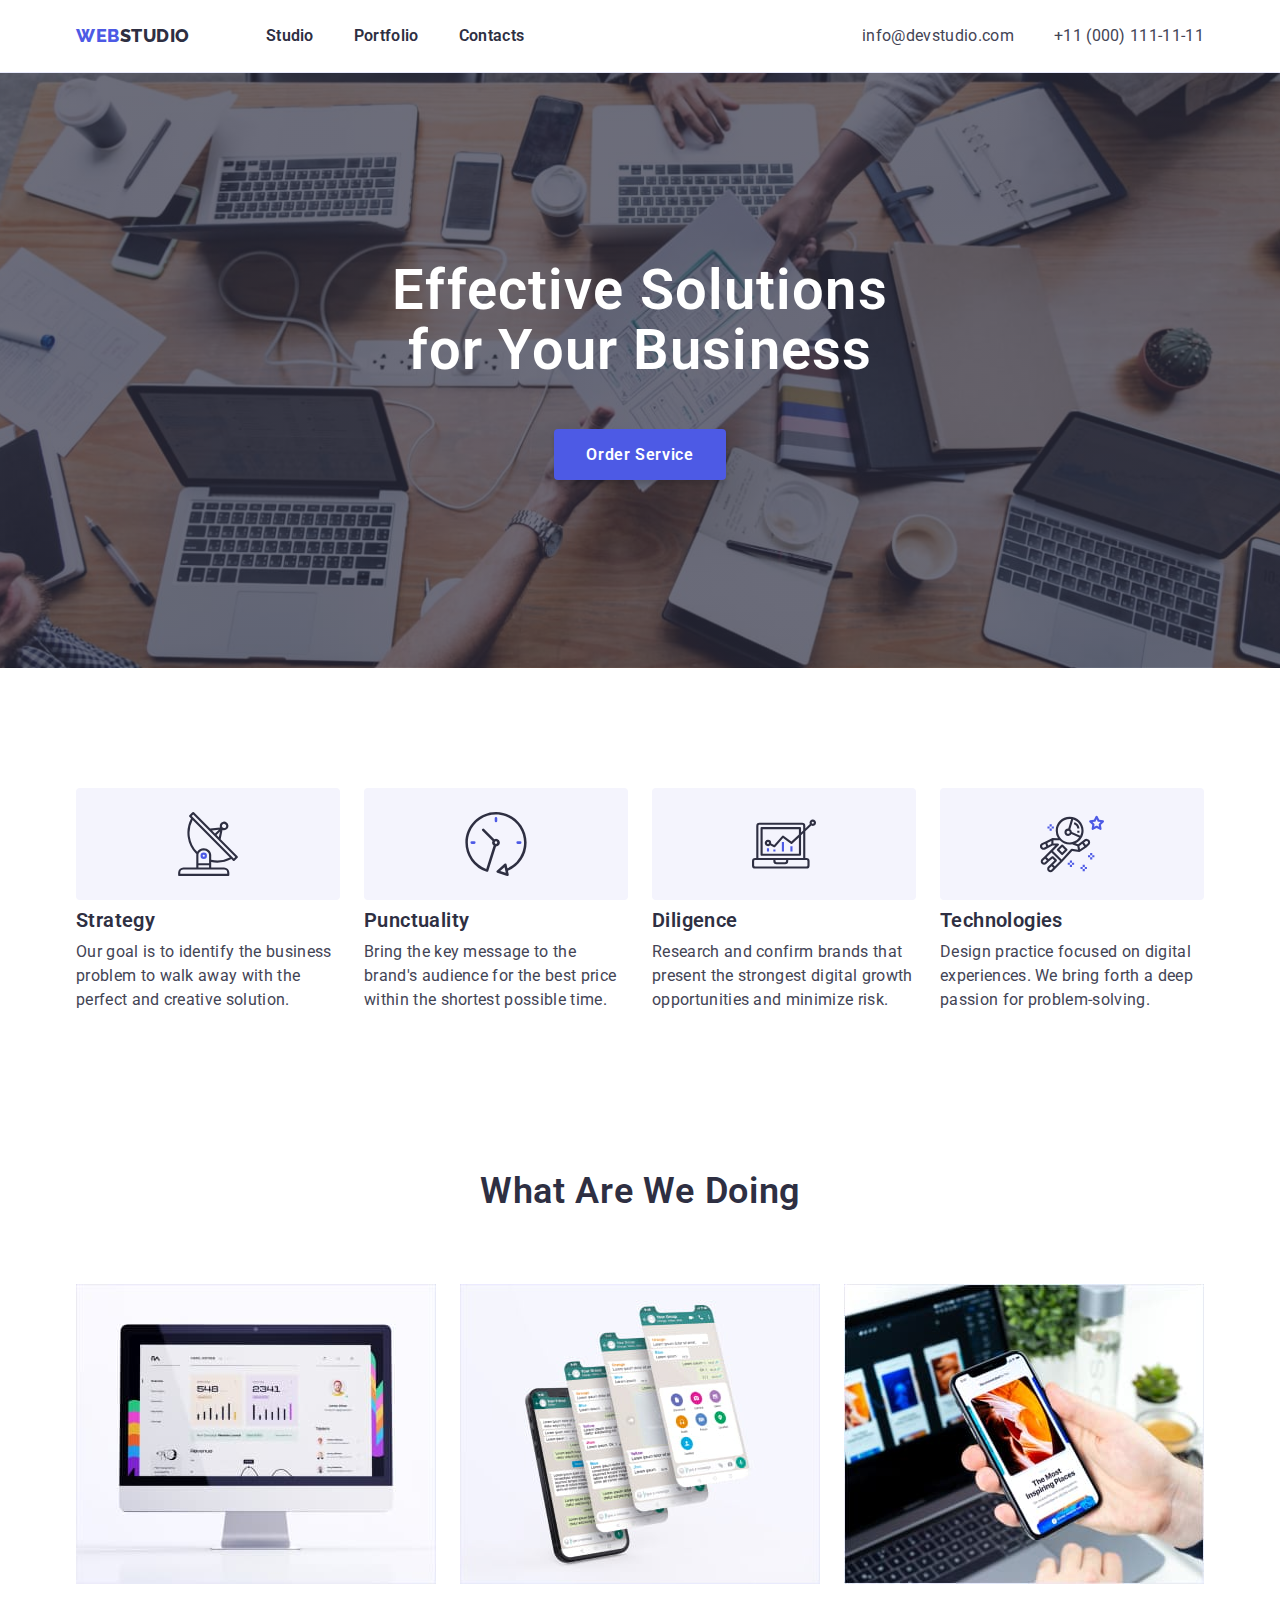
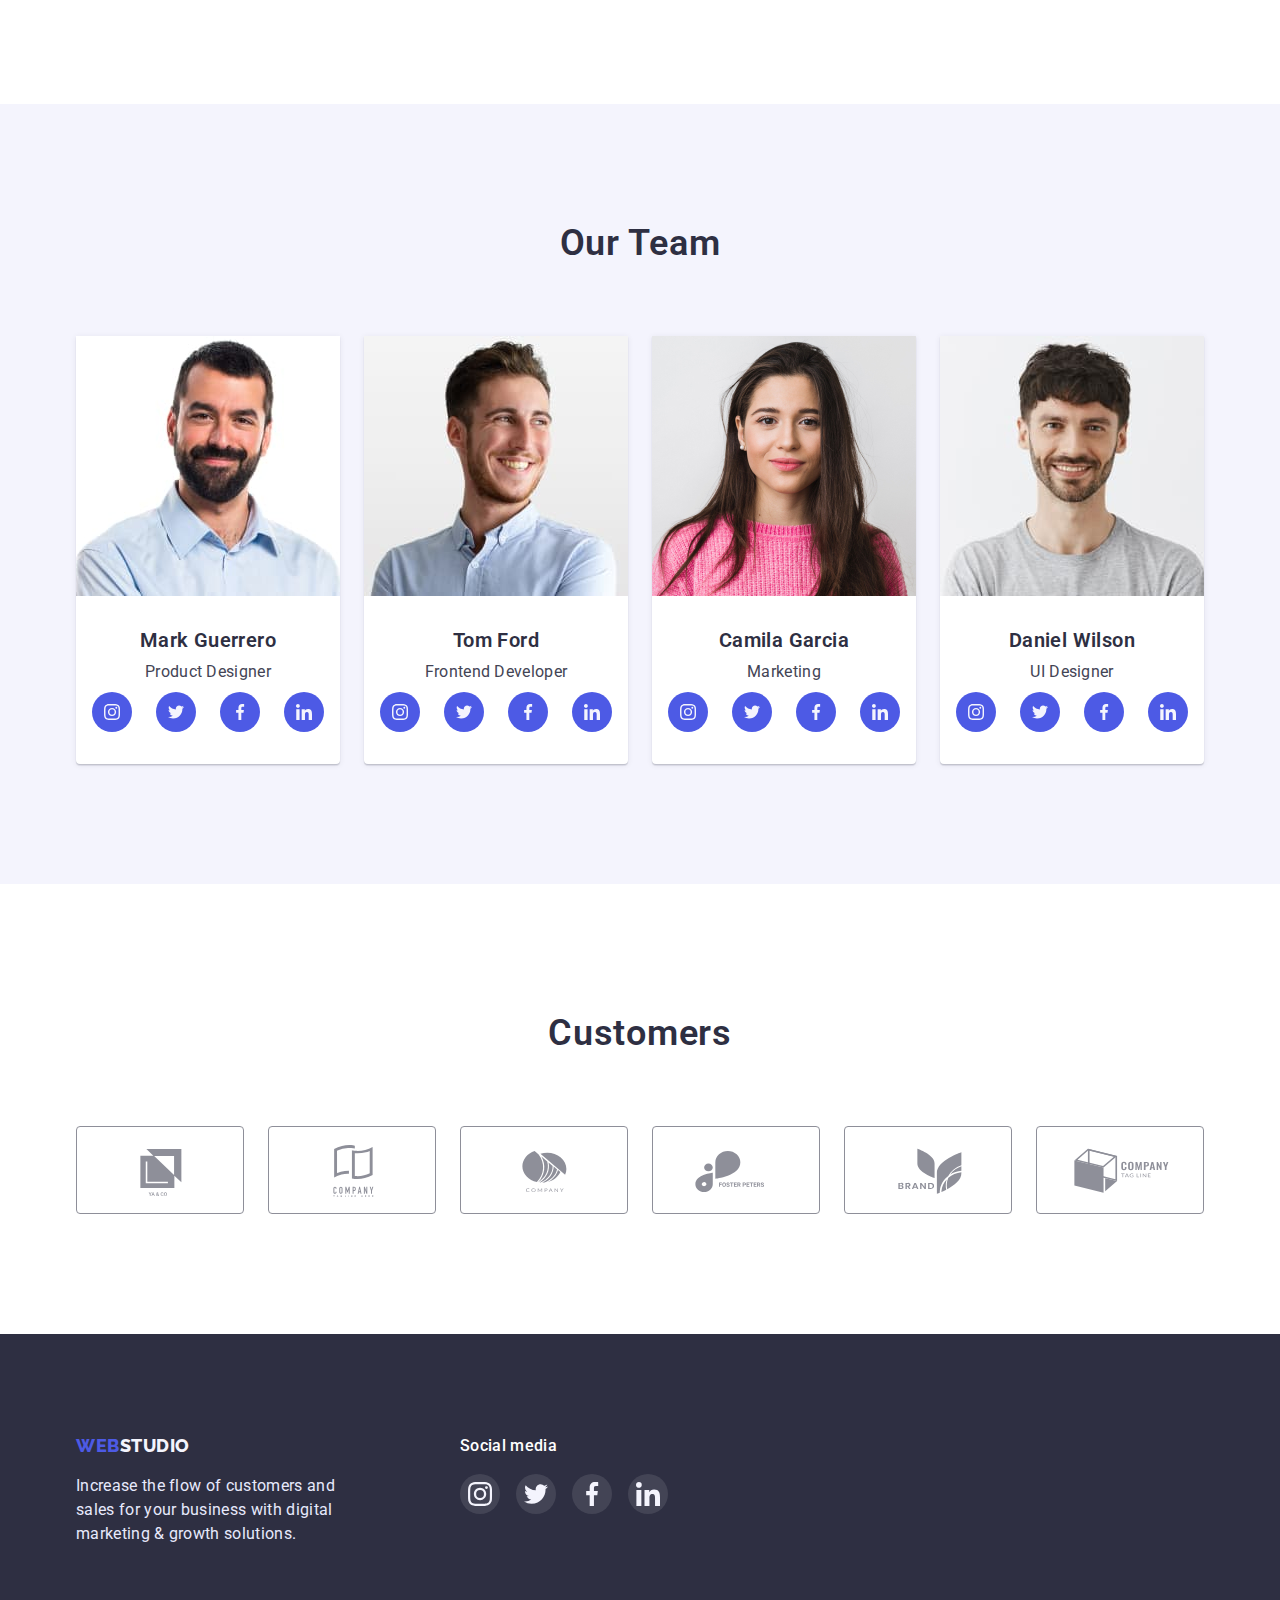
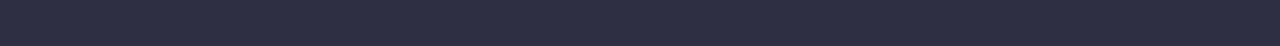
<file: index.html>
<!DOCTYPE html>
<html lang="en">
  <head>
    <meta charset="UTF-8" />
    <meta http-equiv="X-UA-Compatible" content="IE=edge" />
    <meta name="viewport" content="width=device-width, initial-scale=1.0" />
    <title>WebStudio</title>
    <link rel="preconnect" href="https://fonts.googleapis.com" />
    <link rel="preconnect" href="https://fonts.gstatic.com" crossorigin />
    <link
      href="https://fonts.googleapis.com/css2?family=Raleway:wght@800&family=Roboto:wght@400;500;700;900&display=swap"
      rel="stylesheet"
    />
    <link
      rel="stylesheet"
      href="https://cdnjs.cloudflare.com/ajax/libs/modern-normalize/1.1.0/modern-normalize.min.css"
    />
    <link rel="stylesheet" href="./css/styles.css" />
  </head>
  <body>
    <!--Header-->
    <header class="header">
      <div class="container nav-flex">
        <nav class="header-navigation">
          <a class="logo link" href="./index.html"
            ><span class="logo-accent">WEB</span>STUDIO</a
          >
          <ul class="header-list list">
            <li class="header-item">
              <a class="header-link link" href="./index.html">Studio</a>
            </li>
            <li class="header-item">
              <a class="header-link link" href="./portfolio.html">Portfolio</a>
            </li>
            <li class="header-item">
              <a class="header-link link" href="">Contacts</a>
            </li>
          </ul>
        </nav>
        <ul class="header-contacts-list list">
          <li class="contacts-item">
            <a class="contacts-link link" href="mailto:info@devstudio.com"
              >info@devstudio.com</a
            >
          </li>
          <li class="contacts-item">
            <a class="contacts-link link" href="tel:+110001111111"
              >+11 (000) 111-11-11</a
            >
          </li>
        </ul>
      </div>
    </header>

    <!--Main-->
    <main>
      <!--Hero-->
      <section class="hero hero-section">
        <div class="container">
          <div class="">
            <h1 class="hero-title">
              Effective Solutions<br />for Your Business
            </h1>
            <button class="hero-btn btn" type="button">Order Service</button>
          </div>
        </div>
      </section>

      <!--Section 1 BENEFITS-->
      <section class="benefits section">
        <div class="container">
          <ul class="benefits-list-icon list">
            <li class="benefits-item-icon">
              <svg class="benefits-icon" width="64" height="64">
                <use href="./images/icons.svg#icon-antenna"></use>
              </svg>
            </li>
            <li class="benefits-item-icon">
              <svg class="benefits-icon" width="64" height="64">
                <use href="./images/icons.svg#icon-clock"></use>
              </svg>
            </li>
            <li class="benefits-item-icon">
              <svg class="benefits-icon" width="64" height="64">
                <use href="./images/icons.svg#icon-diagram"></use>
              </svg>
            </li>
            <li class="benefits-item-icon">
              <svg class="benefits-icon" width="64" height="64">
                <use href="./images/icons.svg#icon-astronaut"></use>
              </svg>
            </li>
          </ul>
          <ul class="benefits-list list">
            <li class="benefits-item">
              <h3 class="benefits-heading">Strategy</h3>
              <p class="benefits-text">
                Our goal is to identify the business problem to walk away with
                the perfect and creative solution.
              </p>
            </li>
            <li class="benefits-item">
              <h3 class="benefits-heading">Punctuality</h3>
              <p class="benefits-text">
                Bring the key message to the brand's audience for the best price
                within the shortest possible time.
              </p>
            </li>
            <li class="benefits-item">
              <h3 class="benefits-heading">Diligence</h3>
              <p class="benefits-text">
                Research and confirm brands that present the strongest digital
                growth opportunities and minimize risk.
              </p>
            </li>
            <li class="benefits-item">
              <h3 class="benefits-heading">Technologies</h3>
              <p class="benefits-text">
                Design practice focused on digital experiences. We bring forth a
                deep passion for problem-solving.
              </p>
            </li>
          </ul>
        </div>
      </section>

      <!--Section 2 - JOB-->
      <section class="job section">
        <div class="container">
          <h2 class="job-title">What are we doing</h2>
          <ul class="job-list list">
            <li class="job-item">
              <img
                src="./images/laptop.jpg"
                alt="laptop"
                width="360"
                height="300"
              />
            </li>
            <li class="job-item">
              <img
                src="./images/smartphones.jpg"
                alt="smartphone"
                width="360"
                height="300"
              />
            </li>
            <li class="job-item">
              <img
                src="./images/laptopandphone.jpg"
                alt="laptop and smartphone"
                width="360"
                height="300"
              />
            </li>
          </ul>
        </div>
      </section>

      <!--Section 3 - TEAM-->
      <section class="team section">
        <div class="container">
          <h2 class="team-title">Our Team</h2>
          <ul class="team-list list">
            <li class="team-item">
              <img
                src="./images/mark-guerrero.jpg"
                alt="Team member Mark Guerrero"
                width="264"
                height="260"
              />
              <div class="team-members">
                <h3 class="team-item-title">Mark Guerrero</h3>
                <p class="team-text">Product Designer</p>
                <ul class="soc-list list">
                  <li class="soc-item">
                    <a class="soc-link link" href=""
                      ><svg class="team-soc-icon" width="16" height="16">
                        <use
                          href="./images/icons.svg#icon-instagram"
                        ></use></svg
                    ></a>
                  </li>
                  <li class="soc-item">
                    <a class="soc-link link" href=""
                      ><svg class="team-soc-icon" width="16" height="16">
                        <use href="./images/icons.svg#icon-twitter"></use></svg
                    ></a>
                  </li>
                  <li class="soc-item">
                    <a class="soc-link link" href=""
                      ><svg class="team-soc-icon" width="16" height="16">
                        <use href="./images/icons.svg#icon-facebook"></use></svg
                    ></a>
                  </li>
                  <li class="soc-item">
                    <a class="soc-link link" href=""
                      ><svg class="team-soc-icon" width="16" height="16">
                        <use href="./images/icons.svg#icon-linkedin"></use></svg
                    ></a>
                  </li>
                </ul>
              </div>
            </li>
            <li class="team-item">
              <img
                src="./images/tom-ford.jpg"
                alt="Team member Tom Ford"
                width="264"
                height="260"
              />
              <div class="team-members">
                <h3 class="team-item-title">Tom Ford</h3>
                <p class="team-text">Frontend Developer</p>
                <ul class="soc-list list">
                  <li class="soc-item">
                    <a class="soc-link link" href=""
                      ><svg class="team-soc-icon" width="16" height="16">
                        <use
                          href="./images/icons.svg#icon-instagram"
                        ></use></svg
                    ></a>
                  </li>
                  <li class="soc-item">
                    <a class="soc-link link" href=""
                      ><svg class="team-soc-icon" width="16" height="16">
                        <use href="./images/icons.svg#icon-twitter"></use></svg
                    ></a>
                  </li>
                  <li class="soc-item">
                    <a class="soc-link link" href=""
                      ><svg class="team-soc-icon" width="16" height="16">
                        <use href="./images/icons.svg#icon-facebook"></use></svg
                    ></a>
                  </li>
                  <li class="soc-item">
                    <a class="soc-link link" href=""
                      ><svg class="team-soc-icon" width="16" height="16">
                        <use href="./images/icons.svg#icon-linkedin"></use></svg
                    ></a>
                  </li>
                </ul>
              </div>
            </li>
            <li class="team-item">
              <img
                src="./images/camila-garcia.jpg"
                alt="Team member Camila Garcia"
                width="264"
                height="260"
              />
              <div class="team-members">
                <h3 class="team-item-title">Camila Garcia</h3>
                <p class="team-text">Marketing</p>
                <ul class="soc-list list">
                  <li class="soc-item">
                    <a class="soc-link link" href=""
                      ><svg class="team-soc-icon" width="16" height="16">
                        <use
                          href="./images/icons.svg#icon-instagram"
                        ></use></svg
                    ></a>
                  </li>
                  <li class="soc-item">
                    <a class="soc-link link" href=""
                      ><svg class="team-soc-icon" width="16" height="16">
                        <use href="./images/icons.svg#icon-twitter"></use></svg
                    ></a>
                  </li>
                  <li class="soc-item">
                    <a class="soc-link link" href=""
                      ><svg class="team-soc-icon" width="16" height="16">
                        <use href="./images/icons.svg#icon-facebook"></use></svg
                    ></a>
                  </li>
                  <li class="soc-item">
                    <a class="soc-link link" href=""
                      ><svg class="team-soc-icon" width="16" height="16">
                        <use href="./images/icons.svg#icon-linkedin"></use></svg
                    ></a>
                  </li>
                </ul>
              </div>
            </li>
            <li class="team-item">
              <img
                src="./images/daniel-wilson.jpg"
                alt="Team member Daniel Wilson"
                width="264"
                height="260"
              />
              <div class="team-members">
                <h3 class="team-item-title">Daniel Wilson</h3>
                <p class="team-text">UI Designer</p>
                <ul class="soc-list list">
                  <li class="soc-item">
                    <a class="soc-link link" href=""
                      ><svg class="team-soc-icon" width="16" height="16">
                        <use
                          href="./images/icons.svg#icon-instagram"
                        ></use></svg
                    ></a>
                  </li>
                  <li class="soc-item">
                    <a class="soc-link link" href=""
                      ><svg class="team-soc-icon" width="16" height="16">
                        <use href="./images/icons.svg#icon-twitter"></use></svg
                    ></a>
                  </li>
                  <li class="soc-item">
                    <a class="soc-link link" href=""
                      ><svg class="team-soc-icon" width="16" height="16">
                        <use href="./images/icons.svg#icon-facebook"></use></svg
                    ></a>
                  </li>
                  <li class="soc-item">
                    <a class="soc-link link" href=""
                      ><svg class="team-soc-icon" width="16" height="16">
                        <use href="./images/icons.svg#icon-linkedin"></use></svg
                    ></a>
                  </li>
                </ul>
              </div>
            </li>
          </ul>
        </div>
      </section>

      <!-- Section 4 - CUSTOMERS -->
      <section class="customers section">
        <div class="container">
          <h2 class="customers-title">Customers</h2>
          <ul class="customers-list list">
            <li class="customer-item">
              <a class="customer-link link" href="">
                <svg class="customer-icon" width="104" height="56">
                  <use href="./images/icons.svg#icon-Logo1"></use>
                </svg>
              </a>
            </li>
            <li class="customer-item">
              <a class="customer-link link" href=""
                ><svg class="customer-icon" width="104" height="56">
                  <use href="./images/icons.svg#icon-Logo2"></use></svg
              ></a>
            </li>
            <li class="customer-item">
              <a class="customer-link link" href=""
                ><svg class="customer-icon" width="104" height="56">
                  <use href="./images/icons.svg#icon-Logo3"></use></svg
              ></a>
            </li>
            <li class="customer-item">
              <a class="customer-link link" href=""
                ><svg class="customer-icon" width="104" height="56">
                  <use href="./images/icons.svg#icon-Logo4"></use></svg
              ></a>
            </li>
            <li class="customer-item">
              <a class="customer-link link" href=""
                ><svg class="customer-icon" width="104" height="56">
                  <use href="./images/icons.svg#icon-Logo5"></use></svg
              ></a>
            </li>
            <li class="customer-item">
              <a class="customer-link link" href=""
                ><svg class="customer-icon" width="104" height="56">
                  <use href="./images/icons.svg#icon-Logo6"></use></svg
              ></a>
            </li>
          </ul>
        </div>
      </section>
    </main>

    <!--Footer-->
    <footer class="footer">
      <div class="container footer-flex">
        <div>
          <a class="footer-logo link" href="./index.html"
            ><span class="logo-accent">WEB</span>STUDIO</a
          >
          <p class="footer-text">
            Increase the flow of customers and sales for your business with
            digital marketing & growth solutions.
          </p>
        </div>
        <div>
          <p class="footer-text-soc">Social media</p>
          <ul class="footer-list list">
            <li class="footer-item">
              <a class="footer-link link" href=""
                ><svg class="footer-soc-icon" witdh="24" height="24">
                  <use href="./images/icons.svg#icon-instagram"></use></svg
              ></a>
            </li>
            <li class="footer-item">
              <a class="footer-link link" href=""
                ><svg class="footer-soc-icon" witdh="24" height="24">
                  <use href="./images/icons.svg#icon-twitter"></use></svg
              ></a>
            </li>
            <li class="footer-item">
              <a class="footer-link link" href=""
                ><svg class="footer-soc-icon" witdh="24" height="24">
                  <use href="./images/icons.svg#icon-facebook"></use></svg
              ></a>
            </li>
            <li class="footer-item">
              <a class="footer-link link" href=""
                ><svg class="footer-soc-icon" witdh="24" height="24">
                  <use href="./images/icons.svg#icon-linkedin"></use></svg
              ></a>
            </li>
          </ul>
        </div>
      </div>
    </footer>
  </body>
</html>
</file>
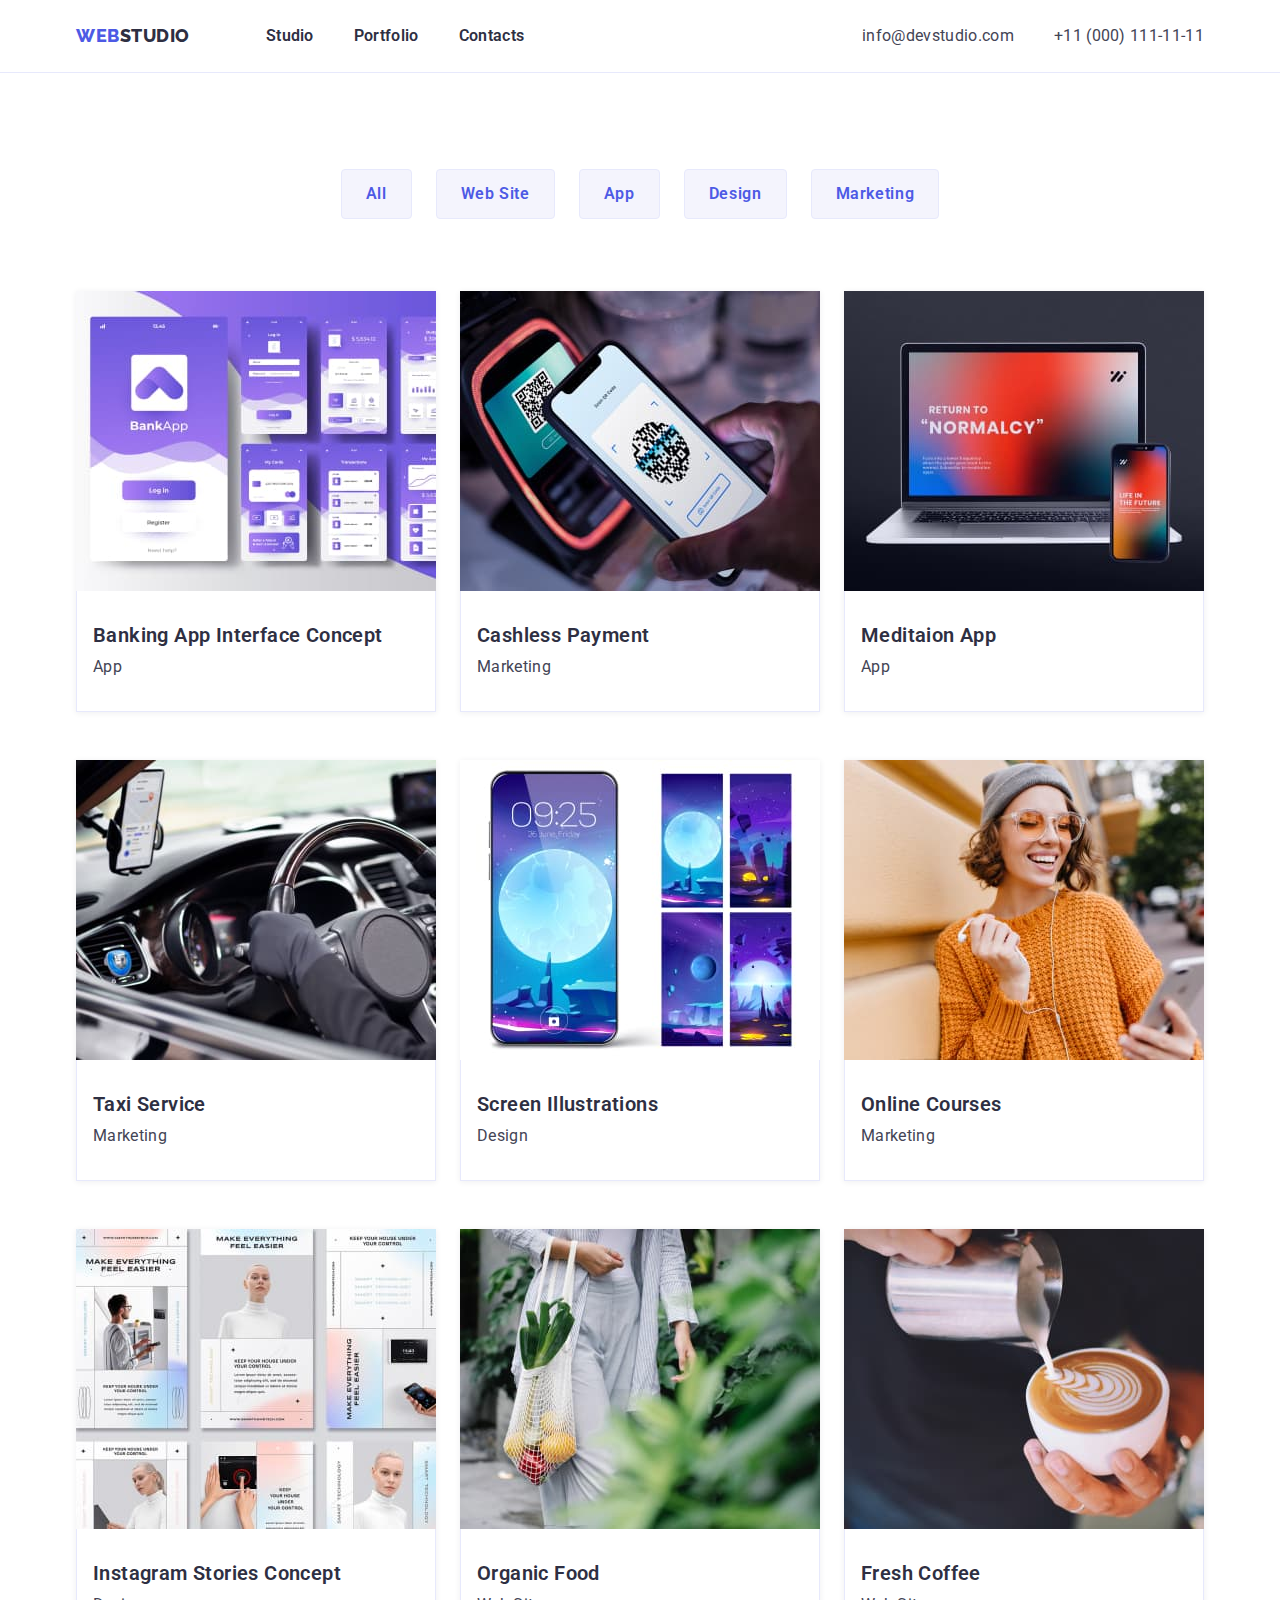
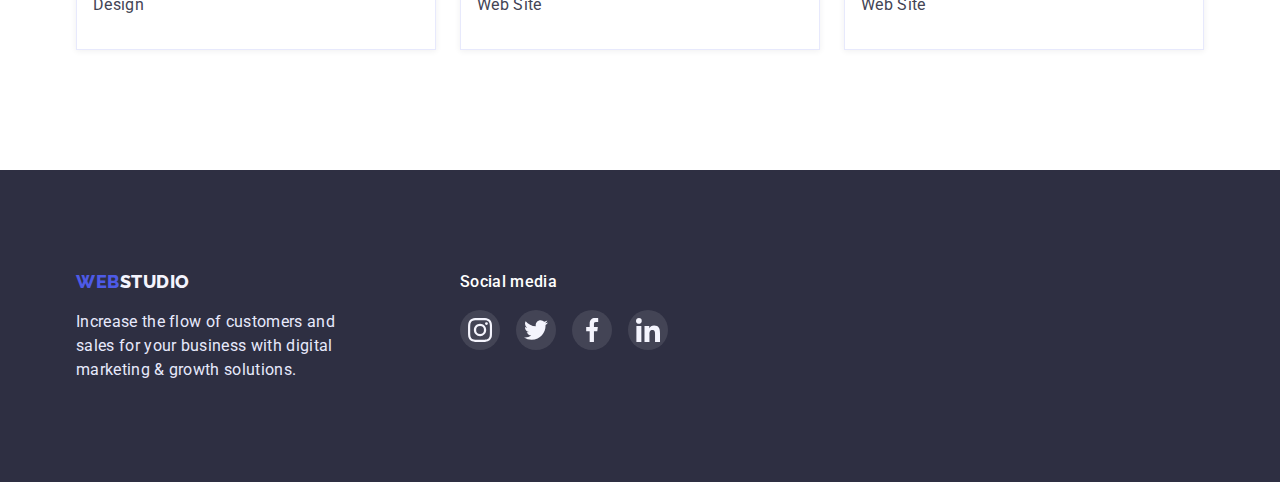
<file: portfolio.html>
<!DOCTYPE html>
<html lang="en">
  <head>
    <meta charset="UTF-8" />
    <meta http-equiv="X-UA-Compatible" content="IE=edge" />
    <meta name="viewport" content="width=device-width, initial-scale=1.0" />
    <title>Portfolio</title>
    <link rel="preconnect" href="https://fonts.googleapis.com" />
    <link rel="preconnect" href="https://fonts.gstatic.com" crossorigin />
    <link
      href="https://fonts.googleapis.com/css2?family=Raleway:wght@800&family=Roboto:wght@400;500;700;900&display=swap"
      rel="stylesheet"
    />
    <link
      rel="stylesheet"
      href="https://cdnjs.cloudflare.com/ajax/libs/modern-normalize/1.1.0/modern-normalize.min.css"
    />
    <link rel="stylesheet" href="./css/styles.css" />
  </head>
  <body>
    <!--Header-->
    <header class="header">
      <div class="container nav-flex">
        <nav class="header-navigation">
          <a class="logo link" href="./index.html"
            ><span class="logo-accent">WEB</span>STUDIO</a
          >
          <ul class="header-list list">
            <li class="header-item">
              <a class="header-link link" href="./index.html">Studio</a>
            </li>
            <li class="header-item">
              <a class="header-link link" href="./portfolio.html">Portfolio</a>
            </li>
            <li class="header-item">
              <a class="header-link link" href="">Contacts</a>
            </li>
          </ul>
        </nav>
        <ul class="header-contacts-list list">
          <li class="contacts-item">
            <a class="contacts-link link" href="mailto:info@devstudio.com"
              >info@devstudio.com</a
            >
          </li>
          <li class="contacts-item">
            <a class="contacts-link link" href="tel:+110001111111"
              >+11 (000) 111-11-11</a
            >
          </li>
        </ul>
      </div>
    </header>

    <!--Main-->
    <main>
      <section class="portfolio">
        <!--Filter buttons-->
        <div class="container">
          <ul class="portfolio-btn list">
            <li class="btn-item">
              <button class="portfolio-btn-item btn" type="button">All</button>
            </li>
            <li class="btn-item">
              <button class="portfolio-btn-item btn" type="button">
                Web Site
              </button>
            </li>
            <li class="btn-item">
              <button class="portfolio-btn-item btn" type="button">App</button>
            </li>
            <li class="btn-item">
              <button class="portfolio-btn-item btn" type="button">
                Design
              </button>
            </li>
            <li class="btn-item">
              <button class="portfolio-btn-item btn" type="button">
                Marketing
              </button>
            </li>
          </ul>

          <!--Projects-->
          <ul class="portfolio-list list">
            <li class="portfolio-item">
              <img
                src="./images/project-img-1.jpg"
                alt="project images"
                width="360"
                height="300"
              />
              <div class="portfolio-names">
                <h3 class="portfolio-title">Banking App Interface Concept</h3>
                <p class="portfolio-text">App</p>
              </div>
            </li>
            <li class="portfolio-item">
              <img
                src="./images/project-img-2.jpg"
                alt="project images"
                width="360"
                height="300"
              />
              <div class="portfolio-names">
                <h3 class="portfolio-title">Cashless Payment</h3>
                <p class="portfolio-text">Marketing</p>
              </div>
            </li>
            <li class="portfolio-item">
              <img
                src="./images/project-img-3.jpg"
                alt="project images"
                width="360"
                height="300"
              />
              <div class="portfolio-names">
                <h3 class="portfolio-title">Meditaion App</h3>
                <p class="portfolio-text">App</p>
              </div>
            </li>
            <li class="portfolio-item">
              <img
                src="./images/project-img-4.jpg"
                alt="project images"
                width="360"
                height="300"
              />
              <div class="portfolio-names">
                <h3 class="portfolio-title">Taxi Service</h3>
                <p class="portfolio-text">Marketing</p>
              </div>
            </li>
            <li class="portfolio-item">
              <img
                src="./images/project-img-5.jpg"
                alt="project images"
                width="360"
                height="300"
              />
              <div class="portfolio-names">
                <h3 class="portfolio-title">Screen Illustrations</h3>
                <p class="portfolio-text">Design</p>
              </div>
            </li>
            <li class="portfolio-item">
              <img
                src="./images/project-img-6.jpg"
                alt="project images"
                width="360"
                height="300"
              />
              <div class="portfolio-names">
                <h3 class="portfolio-title">Online Courses</h3>
                <p class="portfolio-text">Marketing</p>
              </div>
            </li>
            <li class="portfolio-item">
              <img
                src="./images/project-img-7.jpg"
                alt="project images"
                width="360"
                height="300"
              />
              <div class="portfolio-names">
                <h3 class="portfolio-title">Instagram Stories Concept</h3>
                <p class="portfolio-text">Design</p>
              </div>
            </li>
            <li class="portfolio-item">
              <img
                src="./images/project-img-8.jpg"
                alt="project images"
                width="360"
                height="300"
              />
              <div class="portfolio-names">
                <h3 class="portfolio-title">Organic Food</h3>
                <p class="portfolio-text">Web Site</p>
              </div>
            </li>
            <li class="portfolio-item">
              <img
                src="./images/project-img-9.jpg"
                alt="project images"
                width="360"
                height="300"
              />
              <div class="portfolio-names">
                <h3 class="portfolio-title">Fresh Coffee</h3>
                <p class="portfolio-text">Web Site</p>
              </div>
            </li>
          </ul>
        </div>
      </section>
    </main>
    <!--Footer-->
    <footer class="footer">
      <div class="container footer-flex">
        <div>
          <a class="footer-logo link" href="./index.html"
            ><span class="logo-accent">WEB</span>STUDIO</a
          >
          <p class="footer-text">
            Increase the flow of customers and sales for your business with
            digital marketing & growth solutions.
          </p>
        </div>
        <div>
          <p class="footer-text-soc">Social media</p>
          <ul class="footer-list list">
            <li class="footer-item">
              <a class="footer-link link" href=""
                ><svg class="footer-soc-icon" witdh="24" height="24">
                  <use href="./images/icons.svg#icon-instagram"></use></svg
              ></a>
            </li>
            <li class="footer-item">
              <a class="footer-link link" href=""
                ><svg class="footer-soc-icon" witdh="24" height="24">
                  <use href="./images/icons.svg#icon-twitter"></use></svg
              ></a>
            </li>
            <li class="footer-item">
              <a class="footer-link link" href=""
                ><svg class="footer-soc-icon" witdh="24" height="24">
                  <use href="./images/icons.svg#icon-facebook"></use></svg
              ></a>
            </li>
            <li class="footer-item">
              <a class="footer-link link" href=""
                ><svg class="footer-soc-icon" witdh="24" height="24">
                  <use href="./images/icons.svg#icon-linkedin"></use></svg
              ></a>
            </li>
          </ul>
        </div>
      </div>
    </footer>
  </body>
</html>
</file>
<file: css/styles.css>
/* main color accents
main background #ffffff
iris primary brand            #4D5AE5
navy blue headings            #2E2F42
slate body text               #434455
cornflower lght accent color  #E7E9FC
light slate helper text       #8E8F99
 */
:root {
  --navigation-list-color: #2e2f42;
  --benefits-title-color: #2e2f42;
  --accent-colr: #4d5ae5;
  --text-color: #434455;
  --section-title-color: #2e2f42;
}

p,
h1,
h2,
h3,
h4,
h5,
h6 {
  margin-top: 0;
  margin-bottom: 0;
}

ul {
  margin-top: 0;
  margin-bottom: 0;
  padding-left: 0;
}

img {
  display: block;
}

/* --------------GLOBAL STYLES------------- */
body {
  font-family: "Roboto", sans-serif;
  color: #2e2f42;
}

.link {
  text-decoration: none;
}

.list {
  list-style: none;
}

.btn {
  border: none;
}
.container {
  width: 1158px;
  padding-left: 15px;
  padding-right: 15px;
  margin: 0 auto;
  /* outline: 1px solid red; */
}

/* --------------HEADER------------- */
.logo,
.footer-logo {
  font-family: "Raleway", sans-serif;
  font-weight: 800;
  font-size: 18px;
  line-height: 1.33;
  display: flex;
  align-items: center;
  letter-spacing: 0.03em;
  text-transform: uppercase;
  color: #2e2f42;
}

.header {
  border-bottom: 1px solid #e7e9fc;
}

.logo-accent {
  color: var(--accent-colr);
}

.header-list {
  display: flex;
  gap: 40px;
}

.header-navigation {
  display: flex;
}

.header-navigation .logo {
  margin-right: 76px;
}

.nav-flex {
  display: flex;
  align-items: center;
}

.header-link {
  display: block;
  padding-top: 24px;
  padding-bottom: 24px;

  font-weight: 600;
  font-size: 16px;
  line-height: 1.5;
  letter-spacing: 0.02em;
  color: var(--navigation-list-color);
}
.header-link:hover,
.header-link:focus {
  color: #434455;
}

.header-link:active {
  color: var(--accent-colr);
}

.header-contacts-list {
  display: flex;
  gap: 40px;
  margin-left: auto;
}

.contacts-link {
  font-size: 16px;
  line-height: 1.5;
  letter-spacing: 0.02em;
  color: #434455;
}

.contacts-link:hover,
.contacts-link:focus {
  color: var(--accent-colr);
}

/* --------------HERO------------- */
.hero {
  background-color: #2e2f42;
}

.hero-section {
  padding-top: 188px;
  padding-bottom: 188px;
  margin: 0 auto;

  max-width: 1440px;
  background-image: linear-gradient(
      rgba(46, 47, 66, 0.7),
      rgba(46, 47, 66, 0.7)
    ),
    url(../images/hero-bg.jpg);
  background-position: center;
  background-repeat: no-repeat;
  background-size: cover;
}

.hero-title {
  font-weight: 600;
  font-size: 56px;
  line-height: 1.07;
  text-align: center;
  letter-spacing: 0.02em;
  color: #ffffff;

  margin-bottom: 48px;
}

.hero-btn {
  background-color: var(--accent-colr);

  box-shadow: 0px 4px 4px rgba(0, 0, 0, 0.15);
  border-radius: 4px;

  font-family: inherit;
  font-weight: 600;
  font-size: 16px;
  line-height: 1.19;

  display: flex;
  align-items: center;
  letter-spacing: 0.04em;
  color: #ffffff;
  cursor: pointer;
  padding: 16px 32px;
  margin: 0 auto;
}

/* --------------SECTIONS PADDINGS------------- */
/* .section {
padding-top: 120px;
padding-bottom: 120px;
} */

/* --------------BENEFITS------------- */
.benefits {
  padding-top: 120px;
  padding-bottom: 120px;
}

.benefits-list-icon {
  display: flex;
  gap: 24px;
}

.benefits-item-icon {
  display: flex;
  justify-content: center;
  align-items: center;
  height: 112px;
  width: 264px;
  background: #f4f4fd;
  border-radius: 4px;
}

.benefits-heading {
  font-weight: 600;
  font-size: 20px;
  line-height: 1.2;
  letter-spacing: 0.02em;
  color: var(--benefits-title-color);
  margin-bottom: 8px;
  margin-top: 8px;
}

.benefits-list {
  display: flex;
  gap: 24px;
}

.benefits-text {
  font-size: 16px;
  line-height: 1.5;
  letter-spacing: 0.02em;
  color: var(--text-color);
  height: 112px;
  width: 264px;
}

/* --------------JOB------------- */
.job-title,
.team-title,
.customers-title {
  font-weight: 600;
  font-size: 36px;
  line-height: 1.11;
  text-align: center;
  letter-spacing: 0.02em;
  text-transform: capitalize;
  color: var(--section-title-color);
}

.job {
  padding-bottom: 120px;
}
.job-title {
  margin-bottom: 72px;
}

.job-list {
  display: flex;
  gap: 24px;
}

.job-item {
  width: calc((100% -48px) / 3);
}

/* --------------TEAM------------- */
.team {
  background-color: #f4f4fd;
  padding-top: 120px;
  padding-bottom: 120px;
}

.team-title {
  margin-bottom: 72px;
}

.team-list {
  display: flex;
  gap: 24px;
}

.team-item {
  display: flex;
  flex-direction: column;
  justify-content: center;
  align-items: center;
  width: calc((100% - 72px) / 4);

  background: #ffffff;
  box-shadow: 0px 1px 6px rgba(46, 47, 66, 0.08),
    0px 1px 1px rgba(46, 47, 66, 0.16), 0px 2px 1px rgba(46, 47, 66, 0.08);
  border-radius: 0px 0px 4px 4px;
}

.team-members {
  padding-top: 32px;
  padding-bottom: 32px;
}

.team-item-title {
  font-weight: 600;
  font-size: 20px;
  line-height: 1.2;
  text-align: center;
  letter-spacing: 0.02em;
  color: var(--benefits-title-color);
  margin-bottom: 8px;
}

.team-text {
  font-size: 16px;
  line-height: 1.5;
  text-align: center;
  letter-spacing: 0.02em;
  color: var(--text-color);

  margin-bottom: 8px;
}

.soc-list {
  display: flex;
  justify-content: center;
  gap: 24px;
}

.soc-item {
  width: 40px;
  height: 40px;
}

.soc-link {
  width: 100%;
  height: 100%;
  border-radius: 50%;
  display: flex;
  align-items: center;
  justify-content: center;

  background: #4d5ae5;
}

.team-soc-icon {
  fill: #f4f4fd;
}

.soc-link:focus,
.soc-link:hover {
  background-color: #404bbf;
}

/* --------------CUSTOMERS---------- */
.customers {
  padding-top: 130px;
  padding-bottom: 120px;
}

.customers-title {
  margin-bottom: 72px;
}

.customers-list {
  display: flex;
  justify-content: center;
  gap: 24px;
}

.customer-item {
  width: 168px;
  height: 88px;
}

.customer-link {
  width: 100%;
  height: 100%;
  border: 1px solid #8e8f99;
  border-radius: 4px;
  display: flex;
  justify-content: center;
  align-items: center;
}

.customer-icon {
  fill: #8e8f99;
}

.customer-link:focus,
.customer-link:hover {
  border-color: #404bbf;
}

.customer-link:focus .customer-icon,
.customer-link:hover .customer-icon {
  border-color: #404bbf;
  fill: #404bbf;
}

/* --------------FOOTER------------- */
.footer-flex {
  display: flex;
  gap: 120px;
}

.footer {
  background-color: #2e2f42;
  padding-top: 100px;
  padding-bottom: 100px;
}

.footer-logo {
  color: #f4f4fd;
  margin-bottom: 16px;
}

.footer-text {
  font-size: 16px;
  line-height: 1.5;
  letter-spacing: 0.02em;
  color: #e7e9fc;
  max-width: 264px;
}

.footer-text-soc {
  font-weight: 500;
  font-size: 16px;
  line-height: 1.5;
  letter-spacing: 0.02em;
  color: #ffffff;

  margin-bottom: 16px;
}

.footer-list {
  display: flex;
  justify-content: center;
  gap: 16px;
}

.footer-item {
  width: 40px;
  height: 40px;
}

.footer-link {
  width: 100%;
  height: 100%;
  display: flex;
  border-radius: 50%;
  align-items: center;
  justify-content: center;

  background: rgba(255, 255, 255, 0.1);
}

.footer-soc-icon {
  fill: #f4f4fd;
}

.footer-link:hover,
.footer-link:focus {
  background-color: #31d0aa;
}

/* --------------PORTFOLIO------------- */

/* --------------FILTER BUTTONS------------- */
.portfolio {
  padding-top: 96px;
  padding-bottom: 120px;
}
.portfolio-btn {
  display: flex;
  padding: 0px;
  gap: 24px;
  justify-content: center;
  margin-bottom: 72px;
}

.portfolio-btn-item {
  background-color: #f4f4fd;
  font-family: inherit;
  font-weight: 600;
  font-size: 16px;
  line-height: 1.5;
  display: flex;
  align-items: center;
  text-align: center;
  letter-spacing: 0.04em;
  color: var(--accent-colr);
  cursor: pointer;

  display: flex;
  flex-direction: row;
  justify-content: center;
  align-items: center;
  padding: 12px 24px;
  border: 1px solid #e7e9fc;
  border-radius: 4px;
  flex: none;
  order: 4;
  flex-grow: 0;
}

.portfolio-btn-item:hover,
.portfolio-btn-item:focus {
  background-color: var(--accent-colr);
  color: #ffffff;

  box-shadow: 0px 3px 1px rgba(0, 0, 0, 0.1), 0px 2px 1px rgba(0, 0, 0, 0.08),
    0px 2px 2px rgba(0, 0, 0, 0.12);
  border: 1px solid var(--accent-colr);
}

/* --------------PROJECTS------------- */
.portfolio-list {
  display: flex;
  flex-wrap: wrap;
  column-gap: 24px;
  row-gap: 48px;
}

.portfolio-item {
  width: calc((100% - 24px * 2) / 3);
  box-shadow: 0px 1px 6px rgba(46, 47, 66, 0.08);
}

.portfolio-item:focus,
.portfolio-item:hover {
  box-shadow: 0px 1px 6px rgba(46, 47, 66, 0.08),
    0px 1px 1px rgba(46, 47, 66, 0.16), 0px 2px 1px rgba(46, 47, 66, 0.08);
}

.portfolio-title {
  font-weight: 600;
  font-size: 20px;
  line-height: 1.2;
  letter-spacing: 0.02em;
  color: var(--benefits-title-color);
  margin-bottom: 8px;
}

.portfolio-text {
  font-size: 16px;
  line-height: 1.5;
  letter-spacing: 0.02em;
  color: var(--text-color);
}

.portfolio-names {
  padding-top: 32px;
  padding-bottom: 32px;
  padding-left: 16px;

  border: 1px solid #e7e9fc;
  border-top: none;
}
</file>
